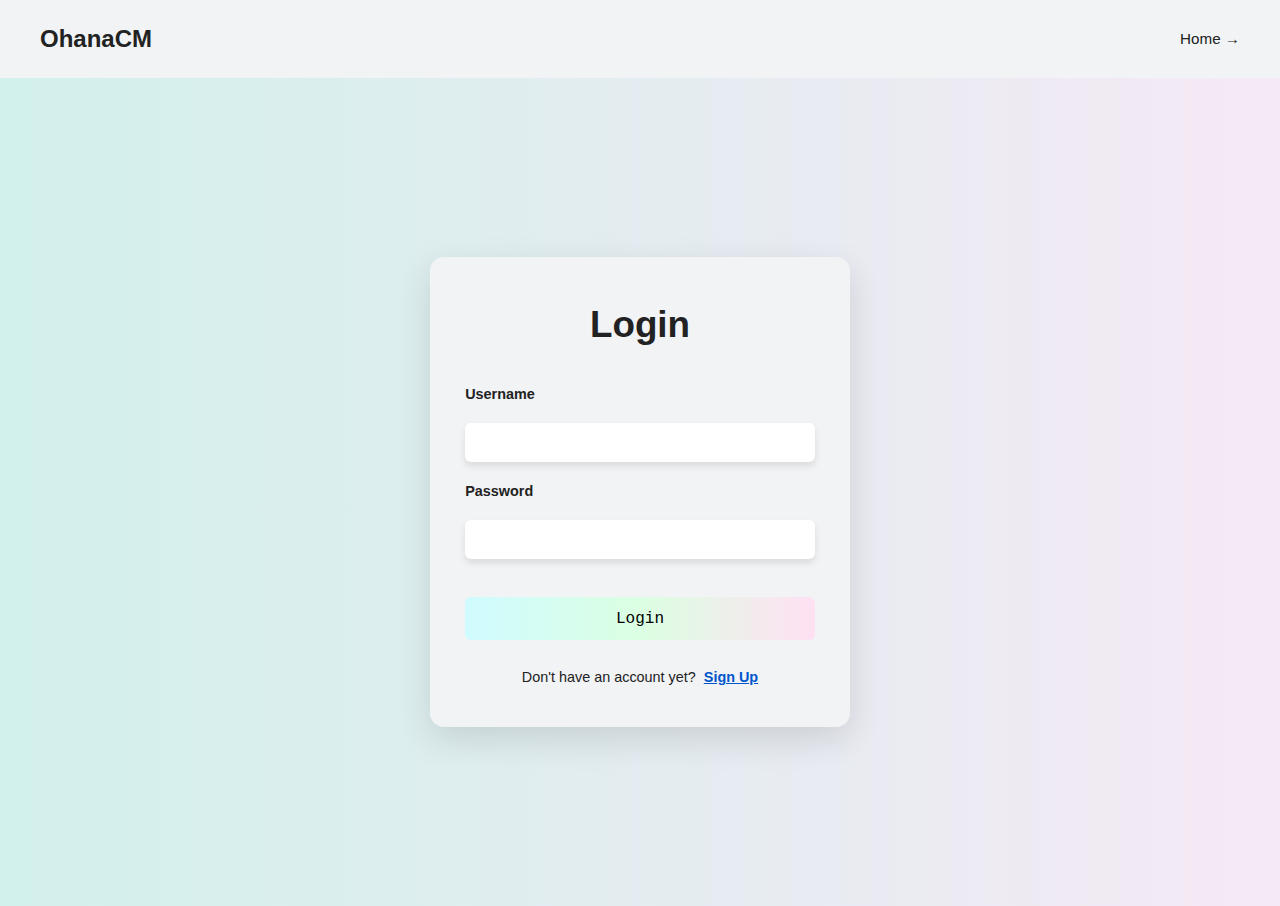
<file: contacts.html>
<!DOCTYPE html>
<html lang="en">
<head>
  <meta charset="UTF-8" />
  <meta name="viewport" content="width=device-width, initial-scale=1.0" />
  <title>Contacts — OhanaCM</title>
  <link rel="stylesheet" href="styles/main.css" />
</head>
<body>

<header class="header">
  <div class="container">
    <h1 class="logo">OhanaCM</h1>
    <a href="index.html" class="profile-link">Home →</a>
  </div>
</header>

<section class="contacts-container">
  <div class="contacts-card">

    <!-- HEADER & SEARCH ONLY -->
    <div class="contacts-header">
      <div>
        <h2 id="greetingText">Aloha</h2>
        <p>All Contacts</p>
      </div>
      <div class="actions">
        <input class="search-box" id="searchInput" placeholder="Search Contacts" oninput="searchContacts()"/>
        <button class="create-btn" onclick="openModal('newContactModal')">+ New</button>
      </div>
    </div>

    <!-- NO CONTACTS -->
    <div id="noContactsView" class="no-contacts-center">
      <p>No contacts yet</p>
      <button class="create-btn" onclick="openModal('newContactModal')">Create Contact +</button>
    </div>

    <!-- CONTACT TABLE -->
    <div id="tableView" class="contacts-table-container hidden"></div>

  </div>
</section>

<!-- ===================== NEW CONTACT MODAL ===================== -->

<div class="modal-overlay" id="newContactModal">
  <div class="modal-card new-modal">
    <button class="modal-close" onclick="closeModal('newContactModal')">✕</button>
    <h2 class="modal-title-large">New Contact</h2>

    <form id="newContactForm" class="modal-form-new">
      <div class="name-row">
        <div class="form-group-wide">
          <label>First Name</label>
          <input id="newFirstName" type="text" />
        </div>
        <div class="form-group-wide">
          <label>Last Name</label>
          <input id="newLastName" type="text" />
        </div>
      </div>

      <div class="form-group-full">
        <label>Address</label>
        <input id="newAddress" type="text" />
      </div>

      <div class="form-group-full">
        <label>Email</label>
        <input id="newEmail" type="email" />
      </div>

      <div class="form-group-full">
        <label>Phone</label>
        <input id="newPhone" type="tel" />
      </div>



      <button class="modal-submit create-btn-large">Create</button>
    </form>
  </div>
</div>

<!-- ===================== EDIT CONTACT MODAL ===================== -->

<div class="modal-overlay" id="editContactModal">
  <div class="modal-card new-modal">
    <button class="modal-close" onclick="closeModal('editContactModal')">✕</button>
    <h2 class="modal-title-large">Edit Contact</h2>

    <form id="editContactForm" class="modal-form-new">
      <div class="name-row">
        <div class="form-group-wide">
          <label>First Name</label>
          <input id="editFirstName" type="text" />
        </div>
        <div class="form-group-wide">
          <label>Last Name</label>
          <input id="editLastName" type="text" />
        </div>
      </div>

      <div class="form-group-full">
        <label>Address</label>
        <input id="editAddress" type="text" />
      </div>

      <div class="form-group-full">
        <label>Email</label>
        <input id="editEmail" type="email" />
      </div>

      <div class="form-group-full">
        <label>Phone</label>
        <input id="editPhone" type="tel" />
      </div>

      <div style="display:flex; gap:1rem; justify-content:flex-end;">
        <button class="modal-submit update-btn">Update</button>
        <button type="button" class="modal-delete" onclick="confirmDelete()">Delete</button>
      </div>
    </form>
  </div>
</div>

<!-- ===================== DELETE CONFIRM MODAL ===================== -->

<div class="modal-overlay" id="deleteConfirmModal">
  <div class="modal-card confirm-card">
    <p>Are you sure you want to delete this contact?</p>
    <div class="confirm-buttons">
      <button class="cancel-btn" onclick="closeModal('deleteConfirmModal')">Cancel</button>
      <button class="confirm-btn" onclick="deleteContact()">Delete</button>
    </div>
  </div>
</div>

<!-- ===================== SCRIPT ===================== -->

<script>
let contacts = []
let currentEditIndex = null

function openModal(id) {
  document.getElementById(id).style.display = "flex"
}
function closeModal(id) {
  document.getElementById(id).style.display = "none"
}

document.getElementById("newContactForm").addEventListener("submit", async function(e) {
  e.preventDefault();

  const user_id = Number(localStorage.getItem("user_id"));
  if (!user_id) {
    window.location.href = "login.html";
    return;
  }

  const payload = {
    user_id,
    first_name: document.getElementById("newFirstName").value.trim(),
    last_name: document.getElementById("newLastName").value.trim(),
    address: document.getElementById("newAddress").value.trim(),
    email: document.getElementById("newEmail").value.trim(),
    phone: document.getElementById("newPhone").value.trim()
  };

  try {
    const res = await fetch("/api/contacts.php", {
      method: "POST",
      headers: { "Content-Type": "application/json" },
      body: JSON.stringify(payload)
    });

    const data = await res.json().catch(() => null);

    if (!res.ok || (data && data.success === false)) {
      alert((data && (data.message || data.error)) || "Failed to create contact");
      return;
    }

    resetNewForm();
    closeModal("newContactModal");

    await loadContacts();
  } catch (err) {
    console.error(err);
    alert("Server error while creating contact.");
  }
});

function getInitials(first, last) {
  const f = (first || "").trim();
  const l = (last || "").trim();

  if (f && l) return (f[0] + l[0]).toUpperCase();
  if (f) return f.slice(0, 2).toUpperCase();
  if (l) return l.slice(0, 2).toUpperCase();
  return "??";
}

function capitalizeName(str) {
  return str
    .toLowerCase()
    .split(" ")
    .map(word => word.charAt(0).toUpperCase() + word.slice(1))
    .join(" ");
}

function formatPhone(phone) {
  const digits = phone.replace(/\D/g, "");

  if (digits.length === 10) {
    return `${digits.slice(0,3)}-${digits.slice(3,6)}-${digits.slice(6)}`;
  }

  return phone; // fallback if not 10 digits
}


function renderContacts() {
  if (contacts.length === 0) {
    document.getElementById("noContactsView").classList.remove("hidden");
    document.getElementById("tableView").classList.add("hidden");
    document.getElementById("tableView").innerHTML = "";
    return;
  }
  document.getElementById("noContactsView").classList.add("hidden")
  const container = document.getElementById("tableView")
  container.classList.remove("hidden")

  let html = `
    <table class="contacts-table">
      <thead>
        <tr>
          <th></th>
          <th></th>
          <th>Name</th>
          <th>Address</th>
          <th>Email</th>
          <th>Phone</th>
          <th>Date Created</th>
        </tr>
      </thead>
      <tbody>
  `

  contacts.forEach((c, i) => {
    const initials = getInitials(c.first, c.last);
    html += `
      <tr>
        <td><button class="edit-btn" onclick="openEdit(${i})">✎</button></td>
          <td><div class="avatar">${initials}</div></td>
          <td>${capitalizeName(c.first)} ${capitalizeName(c.last)}</td>
          <td>${capitalizeName(c.address)}</td>
          <td>${c.email}</td>
          <td>${formatPhone(c.phone)}</td>
          <td>${new Date().toLocaleDateString()}</td>
      </tr>
    `
  })

  html += `</tbody></table>`
  container.innerHTML = html
}

function openEdit(index) {
  currentEditIndex = index
  const c = contacts[index]
  document.getElementById("editFirstName").value = c.first
  document.getElementById("editLastName").value = c.last
  document.getElementById("editAddress").value = c.address
  document.getElementById("editEmail").value = c.email
  document.getElementById("editPhone").value = c.phone
  openModal("editContactModal")
}

document.querySelector(".update-btn").addEventListener("click", async function(e) {
  e.preventDefault();

  const user_id = getUserId();
  if (!user_id) {
    window.location.href = "login.html";
    return;
  }

  const c = contacts[currentEditIndex];
  if (!c || !c.id) {
    alert("Missing contact id.");
    return;
  }

  const payload = {
    user_id,
    id: Number(c.id),
    first_name: document.getElementById("editFirstName").value.trim(),
    last_name: document.getElementById("editLastName").value.trim(),
    address: document.getElementById("editAddress").value.trim(),
    email: document.getElementById("editEmail").value.trim(),
    phone: document.getElementById("editPhone").value.trim()
  };

  try {
    const res = await fetch("/api/contacts.php", {
      method: "PUT",
      headers: { "Content-Type": "application/json" },
      body: JSON.stringify(payload)
    });

    const data = await res.json().catch(() => null);

    if (!res.ok || (data && data.success === false)) {
      alert((data && (data.message || data.error)) || "Update failed");
      return;
    }

    closeModal("editContactModal");

    // keep current search filter after update
    const q = document.getElementById("searchInput").value;
    await loadContacts(q);
  } catch (err) {
    console.error(err);
    alert("Server error while updating contact.");
  }
});


function confirmDelete() {
  closeModal("editContactModal")
  openModal("deleteConfirmModal")
}

async function deleteContact() {
  const user_id = getUserId();
  if (!user_id) {
    window.location.href = "login.html";
    return;
  }

  const c = contacts[currentEditIndex];
  if (!c || !c.id) {
    alert("Missing contact id.");
    return;
  }

  try {
    const res = await fetch("/api/contacts.php", {
      method: "DELETE",
      headers: { "Content-Type": "application/json" },
      body: JSON.stringify({ user_id, id: Number(c.id) })
    });

    const data = await res.json().catch(() => null);

    if (!res.ok || (data && data.success === false)) {
      alert((data && (data.message || data.error)) || "Delete failed");
      return;
    }

    closeModal("deleteConfirmModal");

    const q = document.getElementById("searchInput").value;
    await loadContacts(q);
  } catch (err) {
    console.error(err);
    alert("Server error while deleting contact.");
  }
}


function resetNewForm() {
  document.getElementById("newContactForm").reset()
}

function getUserId() {
  const id = localStorage.getItem("user_id");
  return id ? Number(id) : null;
}

async function loadContacts(search = "") {
  const user_id = getUserId();

  if (!user_id) {
    window.location.href = "login.html";
    return;
  }

  const url = new URL("/api/contacts.php", window.location.origin);
  url.searchParams.set("user_id", user_id);
  if (search.trim() !== "") url.searchParams.set("search", search.trim());

  const res = await fetch(url.toString(), { method: "GET" });
  const data = await res.json();

  if (!data.success) {
    contacts = [];
    renderContacts();
    return;
  }

  contacts = (data.results || []).map(c => ({
    id: c.id,
    first: c.first_name || "",
    last: c.last_name || "",
    address: c.address || "",
    email: c.email || "",
    phone: c.phone || ""
  }));

  renderContacts();
}

let searchTimer = null;
function searchContacts() {
  clearTimeout(searchTimer);
  const q = document.getElementById("searchInput").value;
  searchTimer = setTimeout(() => loadContacts(q), 250);
}

loadContacts();

const firstName = localStorage.getItem("first_name");
if (firstName) {
  document.getElementById("greetingText").textContent = "Aloha, " + capitalizeName(firstName);
}
</script>

</body>
</html>
</file>
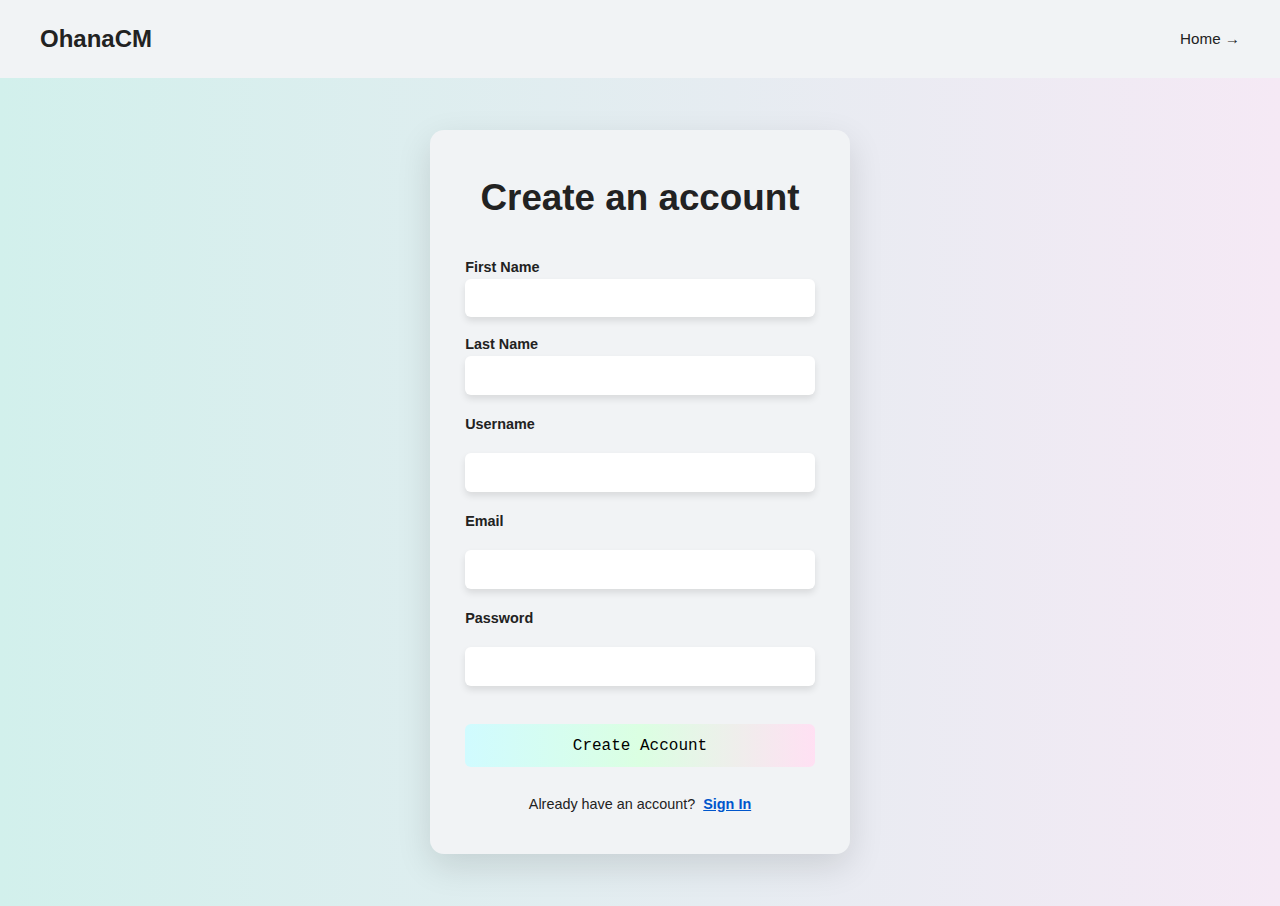
<file: create-account.html>
<!DOCTYPE html>
<html lang="en">
<head>
  <meta charset="UTF-8" />
  <meta name="viewport" content="width=device-width, initial-scale=1.0"/>
  <title>Create Account | OhanaCM</title>
  <link rel="stylesheet" href="styles/main.css" />
</head>
<body>
  <header class="header">
    <div class="container">
      <h1 class="logo">OhanaCM</h1>
      <a href="index.html" class="profile-link">Home →</a>
    </div>
  </header>

  <main class="login-main">
    <section class="login-wrapper">
      <div class="login-card">
        <h2>Create an account</h2>
        <form class="login-form">
          <div class="name-fields">
            <div class="form-group">
              <label for="firstName">First Name</label>
              <input type="text" id="firstName" required />
            </div>
            <div class="form-group">
              <label for="lastName">Last Name</label>
              <input type="text" id="lastName" required />
            </div>
          </div>

          <label for="username">Username</label>
          <input type="text" id="username" required />

          <label for="email">Email</label>
          <input type="email" id="email" required />

          <label for="password">Password</label>
          <input type="password" id="password" required />

          <button type="submit" class="login-btn">Create Account</button>
        </form>
        <p class="signup-text">
          Already have an account?
          <a href="login.html">Sign In</a>
        </p>
      </div>
    </section>
  </main>
  <script src="js/auth.js?v=3"></script>
</body>
</html>
</file>
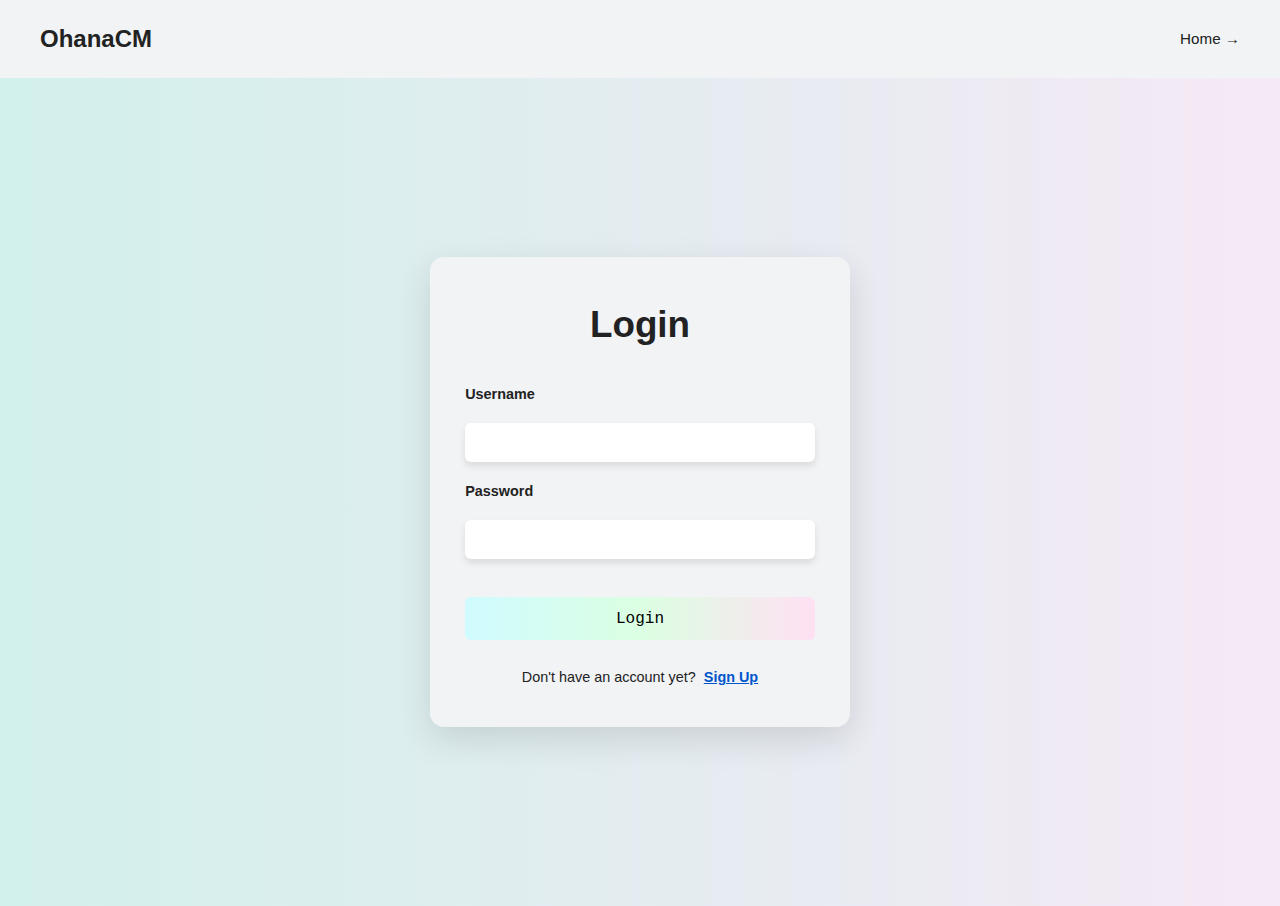
<file: login.html>
<!DOCTYPE html>
<html lang="en">
<head>
  <meta charset="UTF-8" />
  <meta name="viewport" content="width=device-width, initial-scale=1.0"/>
  <title>Login | OhanaCM</title>
  <link rel="stylesheet" href="styles/main.css" />
</head>
<body>
  <header class="header">
    <div class="container">
      <h1 class="logo">OhanaCM</h1>
      <a href="index.html" class="profile-link">Home →</a>
    </div>
  </header>

  <main class="login-main">
    <section class="login-wrapper">
      <div class="login-card">
        <h2>Login</h2>
        <form class="login-form">
          <label for="username">Username</label>
          <input type="text" id="username" required>

          <label for="password">Password</label>
          <input type="password" id="password" required>

          <button type="submit" class="login-btn">Login</button>
        </form>
        <p class="signup-text">
          Don't have an account yet?
          <a href="create-account.html">Sign Up</a>
        </p>
      </div>
    </section>
  </main>
  <script src="js/auth.js"></script>
</body>
</html>
</file>
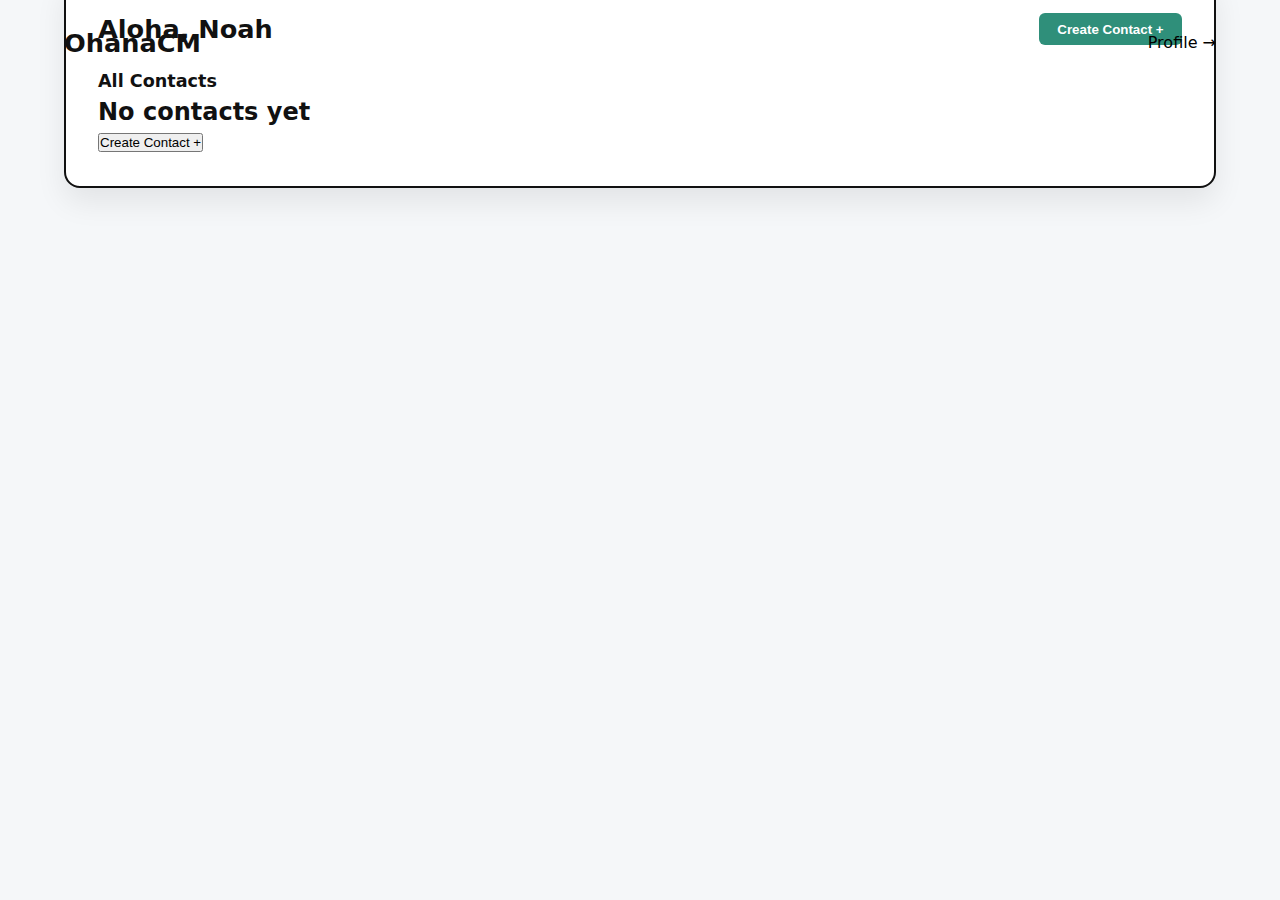
<file: ohanaCM/contacts-empty.html>
<!DOCTYPE html>
<html lang="en">
<head>
  <meta charset="UTF-8" />
  <meta name="viewport" content="width=device-width, initial-scale=1.0"/>
  <title>No Contacts – OhanaCM</title>

  <link rel="stylesheet" href="css/main.css" />
</head>
<body>

<header class="nav">
  <div class="container nav-inner">
    <div class="logo">OhanaCM</div>
    <a href="#" class="profile-link">Profile →</a>
  </div>
</header>

<main class="container">

  <section class="contacts-card">

    <div class="contacts-header">
      <h2>Aloha, Noah</h2>
      <button class="create-contact">Create Contact +</button>
    </div>

    <h3>All Contacts</h3>

    <div class="empty-state">
      <h2>No contacts yet</h2>
      <button>Create Contact +</button>
    </div>

  </section>

</main>

</body>
</html>
</file>
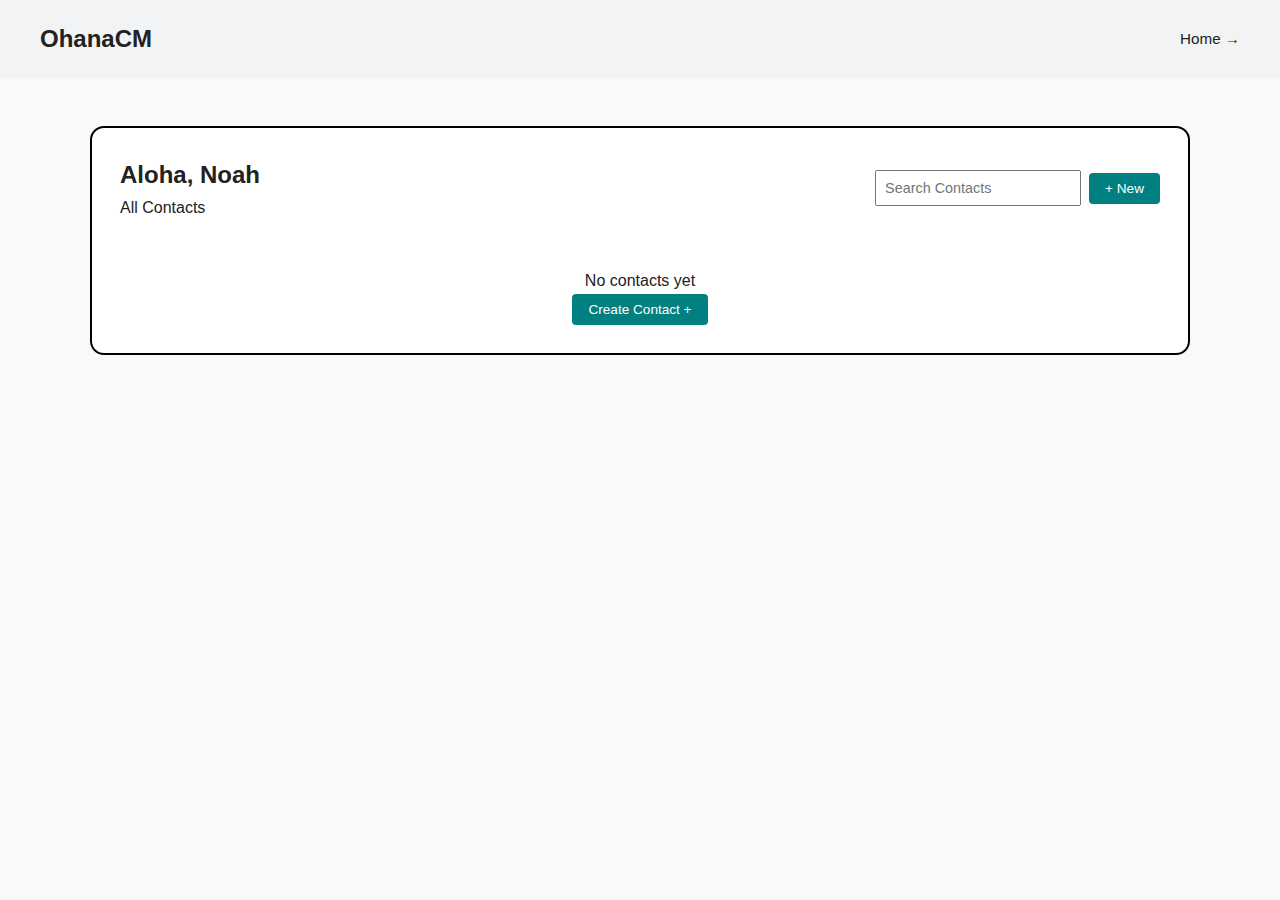
<file: ohanaCM/contacts.html>
<!DOCTYPE html>
<html lang="en">
<head>
  <meta charset="UTF-8" />
  <meta name="viewport" content="width=device-width, initial-scale=1.0" />
  <title>Contacts — OhanaCM</title>
  <link rel="stylesheet" href="styles/main.css" />
</head>
<body>

<header class="header">
  <div class="container">
    <h1 class="logo">OhanaCM</h1>
    <a href="index.html" class="profile-link">Home →</a>
  </div>
</header>

<section class="contacts-container">
  <div class="contacts-card">

    <!-- HEADER & SEARCH ONLY -->
    <div class="contacts-header">
      <div>
        <h2>Aloha, Noah</h2>
        <p>All Contacts</p>
      </div>
      <div class="actions">
        <input class="search-box" id="searchInput" placeholder="Search Contacts" oninput="filterContacts()" />
        <button class="create-btn" onclick="openModal('newContactModal')">+ New</button>
      </div>
    </div>

    <!-- NO CONTACTS -->
    <div id="noContactsView" class="no-contacts-center">
      <p>No contacts yet</p>
      <button class="create-btn" onclick="openModal('newContactModal')">Create Contact +</button>
    </div>

    <!-- CONTACT TABLE -->
    <div id="tableView" class="contacts-table-container hidden"></div>

  </div>
</section>

<!-- ===================== NEW CONTACT MODAL ===================== -->

<div class="modal-overlay" id="newContactModal">
  <div class="modal-card new-modal">
    <button class="modal-close" onclick="closeModal('newContactModal')">✕</button>
    <h2 class="modal-title-large">New Contact</h2>

    <form id="newContactForm" class="modal-form-new">
      <div class="name-row">
        <div class="form-group-wide">
          <label>First Name</label>
          <input id="newFirstName" type="text" />
        </div>
        <div class="form-group-wide">
          <label>Last Name</label>
          <input id="newLastName" type="text" />
        </div>
      </div>

      <div class="form-group-full">
        <label>Address</label>
        <input id="newAddress" type="text" />
      </div>

      <div class="form-group-full">
        <label>Email</label>
        <input id="newEmail" type="email" />
      </div>

      <div class="form-group-full">
        <label>Phone</label>
        <input id="newPhone" type="tel" />
      </div>



      <button class="modal-submit create-btn-large">Create</button>
    </form>
  </div>
</div>

<!-- ===================== EDIT CONTACT MODAL ===================== -->

<div class="modal-overlay" id="editContactModal">
  <div class="modal-card new-modal">
    <button class="modal-close" onclick="closeModal('editContactModal')">✕</button>
    <h2 class="modal-title-large">Edit Contact</h2>

    <form id="editContactForm" class="modal-form-new">
      <div class="name-row">
        <div class="form-group-wide">
          <label>First Name</label>
          <input id="editFirstName" type="text" />
        </div>
        <div class="form-group-wide">
          <label>Last Name</label>
          <input id="editLastName" type="text" />
        </div>
      </div>

      <div class="form-group-full">
        <label>Address</label>
        <input id="editAddress" type="text" />
      </div>

      <div class="form-group-full">
        <label>Email</label>
        <input id="editEmail" type="email" />
      </div>

      <div class="form-group-full">
        <label>Phone</label>
        <input id="editPhone" type="tel" />
      </div>

      <div style="display:flex; gap:1rem; justify-content:flex-end;">
        <button class="modal-submit update-btn">Update</button>
        <button type="button" class="modal-delete" onclick="confirmDelete()">Delete</button>
      </div>
    </form>
  </div>
</div>

<!-- ===================== DELETE CONFIRM MODAL ===================== -->

<div class="modal-overlay" id="deleteConfirmModal">
  <div class="modal-card confirm-card">
    <p>Are you sure you want to delete this contact?</p>
    <div class="confirm-buttons">
      <button class="cancel-btn" onclick="closeModal('deleteConfirmModal')">Cancel</button>
      <button class="confirm-btn" onclick="deleteContact()">Delete</button>
    </div>
  </div>
</div>

<!-- ===================== SCRIPT ===================== -->

<script>
let contacts = []
let currentEditIndex = null

function openModal(id) {
  document.getElementById(id).style.display = "flex"
}
function closeModal(id) {
  document.getElementById(id).style.display = "none"
}

document.getElementById("newContactForm").addEventListener("submit", function(e) {
  e.preventDefault()
  contacts.push({
    first: document.getElementById("newFirstName").value,
    last: document.getElementById("newLastName").value,
    address: document.getElementById("newAddress").value,
    email: document.getElementById("newEmail").value,
    phone: document.getElementById("newPhone").value
  })
  resetNewForm()
  renderContacts()
  closeModal("newContactModal")
})

function getInitials(first, last) {
  const f = (first || "").trim();
  const l = (last || "").trim();

  if (f && l) return (f[0] + l[0]).toUpperCase();
  if (f) return f.slice(0, 2).toUpperCase();
  if (l) return l.slice(0, 2).toUpperCase();
  return "??";
}


function renderContacts() {
  if (contacts.length === 0) {
    document.getElementById("noContactsView").classList.remove("hidden");
    document.getElementById("tableView").classList.add("hidden");
    document.getElementById("tableView").innerHTML = "";
    return;
  }
  document.getElementById("noContactsView").classList.add("hidden")
  const container = document.getElementById("tableView")
  container.classList.remove("hidden")

  let html = `
    <table class="contacts-table">
      <thead>
        <tr>
          <th></th>
          <th></th>
          <th>Name</th>
          <th>Address</th>
          <th>Email</th>
          <th>Phone</th>
          <th>Date Created</th>
        </tr>
      </thead>
      <tbody>
  `

  contacts.forEach((c, i) => {
    const initials = getInitials(c.first, c.last);
    html += `
      <tr>
        <td><button class="edit-btn" onclick="openEdit(${i})">✎</button></td>
        <td><div class="avatar">${initials}</div></td>
        <td>${c.first} ${c.last}</td>
        <td>${c.address}</td>
        <td>${c.email}</td>
        <td>${c.phone}</td>
        <td>${new Date().toLocaleDateString()}</td>
      </tr>
    `
  })

  html += `</tbody></table>`
  container.innerHTML = html
}

function openEdit(index) {
  currentEditIndex = index
  const c = contacts[index]
  document.getElementById("editFirstName").value = c.first
  document.getElementById("editLastName").value = c.last
  document.getElementById("editAddress").value = c.address
  document.getElementById("editEmail").value = c.email
  document.getElementById("editPhone").value = c.phone
  openModal("editContactModal")
}

document.querySelector(".update-btn").addEventListener("click", function(e) {
  e.preventDefault()
  const c = contacts[currentEditIndex]
  c.first = document.getElementById("editFirstName").value
  c.last = document.getElementById("editLastName").value
  c.address = document.getElementById("editAddress").value
  c.email = document.getElementById("editEmail").value
  c.phone = document.getElementById("editPhone").value
  renderContacts()
  closeModal("editContactModal")
})

function confirmDelete() {
  closeModal("editContactModal")
  openModal("deleteConfirmModal")
}

function deleteContact() {
  contacts.splice(currentEditIndex, 1)
  renderContacts()
  closeModal("deleteConfirmModal")
}

function resetNewForm() {
  document.getElementById("newContactForm").reset()
}

function filterContacts() {
  const q = document.getElementById("searchInput").value.toLowerCase()
  renderContacts()
  document.querySelectorAll("#tableView tbody tr").forEach(row => {
    const text = row.textContent.toLowerCase()
    row.style.display = text.includes(q) ? "" : "none"
  })
}
renderContacts();
</script>

</body>
</html>
</file>
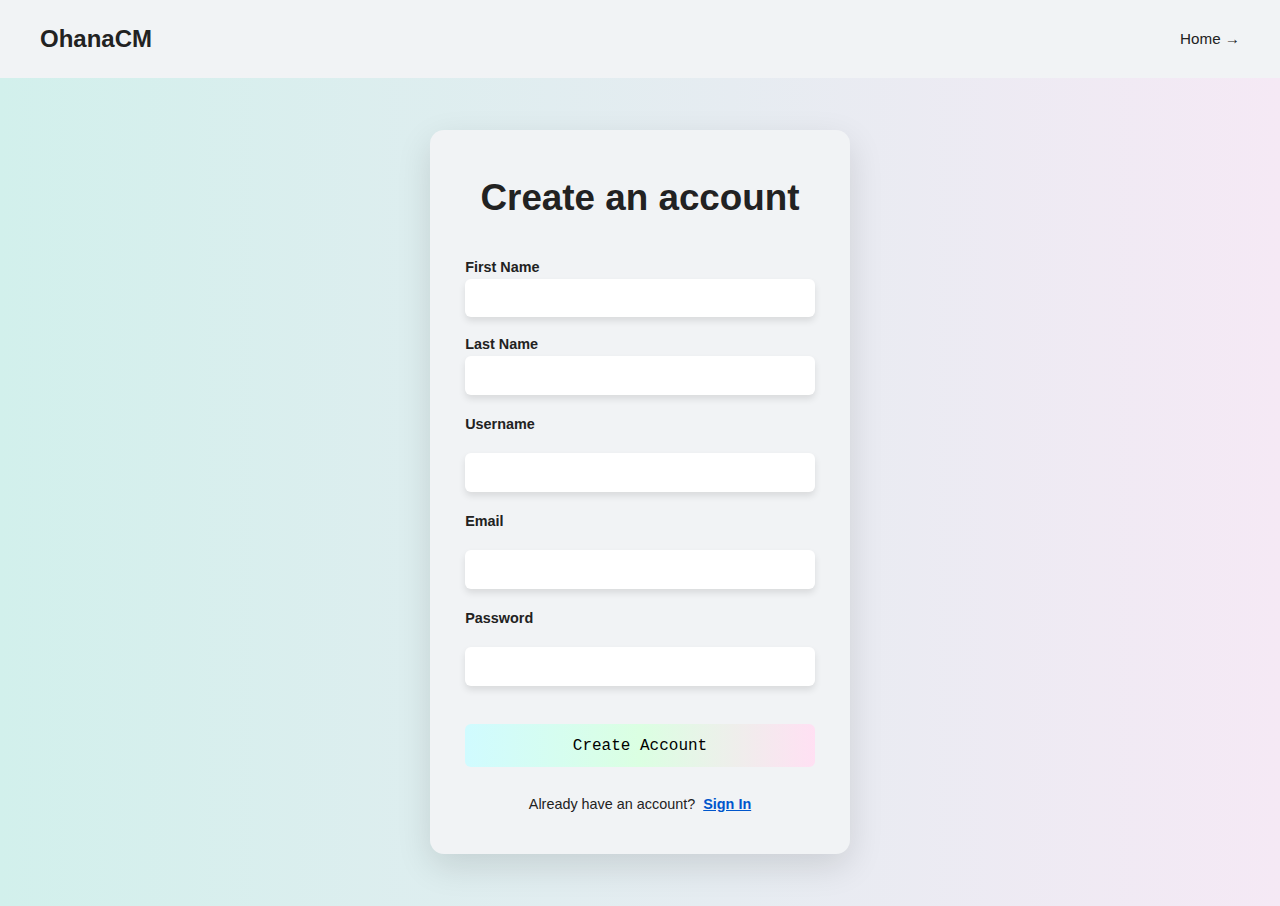
<file: ohanaCM/create-account.html>
<!DOCTYPE html>
<html lang="en">
<head>
  <meta charset="UTF-8" />
  <meta name="viewport" content="width=device-width, initial-scale=1.0"/>
  <title>Create Account | OhanaCM</title>
  <link rel="stylesheet" href="styles/main.css" />
</head>
<body>
  <header class="header">
    <div class="container">
      <h1 class="logo">OhanaCM</h1>
      <a href="index.html" class="profile-link">Home →</a>
    </div>
  </header>

  <main class="login-main">
    <section class="login-wrapper">
      <div class="login-card">
        <h2>Create an account</h2>
        <form class="login-form">
          <div class="name-fields">
            <div class="form-group">
              <label for="firstName">First Name</label>
              <input type="text" id="firstName" required />
            </div>
            <div class="form-group">
              <label for="lastName">Last Name</label>
              <input type="text" id="lastName" required />
            </div>
          </div>

          <label for="username">Username</label>
          <input type="text" id="username" required />

          <label for="email">Email</label>
          <input type="email" id="email" required />

          <label for="password">Password</label>
          <input type="password" id="password" required />

          <button type="submit" class="login-btn">Create Account</button>
        </form>
        <p class="signup-text">
          Already have an account?
          <a href="login.html">Sign In</a>
        </p>
      </div>
    </section>
  </main>
</body>
</html>
</file>
<file: ohanaCM/css/main.css>
:root {
  --primary: #2f8f7a;
  --primary-dark: #237a67;
  --bg: #f5f7f9;
  --text: #111;
  --muted: #666;

  --card-radius: 16px;

  --gradient: linear-gradient(
    90deg,
    #d8fff3,
    #e7ffd6,
    #f7e6ec
  );
}

/* RESET */
* {
  margin: 0;
  padding: 0;
  box-sizing: border-box;
}

body {
  font-family: system-ui, -apple-system, BlinkMacSystemFont,
               "Segoe UI", Roboto, Helvetica, Arial, sans-serif;
  background: var(--bg);
  color: var(--text);
  line-height: 1.5;
}

/* LAYOUT */
.container {
  max-width: 1200px;
  margin: 0 auto;
  padding: 1.5rem;
}

/* NAV */
.nav {
  position: absolute;
  top: 0;
  width: 100%;
  z-index: 10;
}

.nav-inner {
  display: flex;
  justify-content: space-between;
  align-items: center;
}

.logo {
  font-size: 1.6rem;
  font-weight: 700;
}

.profile-link {
  text-decoration: none;
  color: #000;
  font-weight: 500;
}

/* HERO */
.hero {
  background: var(--gradient);
  padding: 7.5rem 0 6.5rem;
}

.hero-content {
  text-align: center;
}

.hero h1 {
  font-family: "Playfair Display", serif;
  font-size: clamp(2.5rem, 5vw, 3.6rem);
  line-height: 1.15;
  margin-bottom: 1rem;
  letter-spacing: -0.02em;
}

.hero h1 span {
  font-weight: 800;
}

.hero p {
  color: var(--muted);
  max-width: 520px;
  margin: 0 auto 2rem;
}

/* CTA BUTTONS */
.cta-buttons {
  display: flex;
  justify-content: center;
  gap: 1.1rem;
  margin-top: 1.5rem;
}

.btn {
  display: inline-block;
  background: #000;
  color: white;
  padding: 0.7rem 1.6rem;
  text-decoration: none;
  border-radius: 6px;
  font-weight: 600;
  transition: transform 0.15s ease, opacity 0.15s ease;
}

.btn:hover {
  opacity: 0.85;
  transform: translateY(-1px);
}

.btn.primary {
  background: #111;
}

/* CONTACT CARD */
.contacts-card {
  background: white;
  border-radius: var(--card-radius);
  padding: 2rem;
  margin-top: -3rem;
  border: 2px solid #111;
  box-shadow: 0 14px 30px rgba(0,0,0,0.08);
}

.contacts-header {
  display: flex;
  justify-content: space-between;
  align-items: center;
}

.contacts-header h2 {
  font-size: 1.6rem;
}

/* CREATE BUTTON */
.create-contact {
  background: var(--primary);
  color: white;
  border: none;
  padding: 0.55rem 1.15rem;
  border-radius: 6px;
  font-weight: 600;
  cursor: pointer;
  transition: background 0.15s ease;
}

.create-contact:hover {
  background: var(--primary-dark);
}

/* TABLE */
.table-wrapper {
  margin-top: 1rem;
  overflow-x: auto;
}

table {
  width: 100%;
  border-collapse: collapse;
}

thead th {
  background: #0c78b6;
  color: white;
  text-align: left;
  padding: 0.65rem;
  font-size: 0.85rem;
}

tbody td {
  padding: 0.65rem;
  border-bottom: 1px solid #eee;
  vertical-align: middle;
}

tbody tr:hover {
  background: #fafafa;
}

td img {
  width: 42px;
  height: 42px;
  border-radius: 50%;
  object-fit: cover;
}

/* SUBHEAD */
h3 {
  margin-top: 1.2rem;
  font-size: 1.1rem;
}

/* RESPONSIVE */

@media (max-width: 900px) {

  .contacts-header {
    flex-direction: column;
    align-items: flex-start;
    gap: 1rem;
  }

  .cta-buttons {
    flex-direction: column;
  }

}

@media (max-width: 600px) {

  .hero {
    padding: 5.5rem 0 4.5rem;
  }

  .hero h1 {
    font-size: 2rem;
  }

  .cta-buttons {
    gap: 1.2rem;
  }

  /* AUTH (LOGIN / REGISTER) */

.login-container {
  display: flex;
  justify-content: center;
  align-items: center;
  min-height: 70vh;
}

.auth-card {
  background: #f9fafb;
  padding: 3rem 2.5rem;
  border-radius: 18px;
  width: 100%;
  max-width: 420px;
  border: 2px solid #111;
  box-shadow: 0 18px 40px rgba(0,0,0,0.12);
  text-align: center;
}

.auth-card h1 {
  font-family: "Playfair Display", serif;
  font-size: 2.4rem;
  margin-bottom: 2rem;
}

.form-group {
  text-align: left;
  margin-bottom: 1.4rem;
}

.form-group label {
  display: block;
  font-weight: 600;
  margin-bottom: 0.4rem;
}

.form-group input {
  width: 100%;
  padding: 0.7rem 0.8rem;
  border-radius: 6px;
  border: 1px solid #ddd;
  font-size: 0.95rem;
  background: white;
  box-shadow: inset 0 1px 3px rgba(0,0,0,0.05);
}

.auth-btn {
  margin-top: 1.4rem;
  width: 100%;
  padding: 0.8rem;
  border: none;
  border-radius: 8px;
  font-weight: 600;
  font-size: 1rem;
  cursor: pointer;

  background: linear-gradient(
    90deg,
    #d8fff3,
    #e7ffd6,
    #f7e6ec
  );
}

.auth-footer {
  margin-top: 2rem;
  font-size: 0.9rem;
}

.auth-footer a {
  color: #1a73e8;
  text-decoration: none;
  font-weight: 600;
}

/* Mobile tweak */
@media (max-width: 600px) {
  .auth-card {
    padding: 2.2rem 1.8rem;
  }
}


}
</file>
<file: styles/main.css>
/* -------------------- RESET + BASE -------------------- */
* {
  margin: 0;
  padding: 0;
  box-sizing: border-box;
}


body {
  font-family: 'Segoe UI', sans-serif;
  background-color: #f8f9fa;
  color: #222;
  line-height: 1.6;
}

a {
  text-decoration: none;
  color: inherit;
}

img {
  width: 40px;
  height: 40px;
  border-radius: 50%;
}

.hidden {
  display: none !important;
}

/* -------------------- HEADER -------------------- */
.header {
  background: #f1f3f5;
  padding: 1.25rem 2rem;
}

.container {
  max-width: 1200px;
  margin: 0 auto;
  display: flex;
  justify-content: space-between;
  align-items: center;
}

.logo {
  font-weight: 700;
  font-size: 1.5rem;
}

.profile-link {
  font-size: 0.95rem;
  font-weight: 500;
}

/* -------------------- HERO -------------------- */
.hero {
  text-align: center;
  padding: 4rem 1rem;
  background: linear-gradient(to right, #d2f0ec, #f5e9f5);
}

.hero h2 {
  font-size: 2.75rem;
  font-weight: 600;
  margin-bottom: 1rem;
}

.hero .highlight {
  font-weight: 800;
  display: block;
}

.subtext {
  margin-bottom: 1.75rem;
  color: #555;
}

.cta-buttons {
  display: flex;
  flex-direction: row;
  justify-content: center;
  gap: 1rem;
}

.btn {
  background-color: #000;
  color: #fff;
  padding: 0.75rem 1.4rem;
  font-family: monospace;
  font-size: 1rem;
  border: none;
  border-radius: 6px;
  cursor: pointer;
  transition: background 0.25s ease;
}

.btn:hover {
  background-color: #333;
}

/* -------------------- CONTACTS SECTION -------------------- */
.contacts-container {
  padding: 3rem 2rem;
}

.contacts-card {
  background-color: white;
  border: 2px solid #000;
  border-radius: 14px;
  padding: 1.75rem;
  max-width: 1100px;
  margin: auto;
  overflow-x: auto;
}

.contacts-header {
  display: flex;
  justify-content: space-between;
  align-items: center;
  flex-wrap: wrap;
  margin-bottom: 1rem;
}

.contacts-header h4 {
  margin-bottom: 0.5rem;
}

.actions {
  display: flex;
  align-items: center;
  gap: 0.5rem;
}

.search-box {
  padding: 0.5rem;
  font-size: 0.9rem;
}

.create-btn {
  padding: 0.5rem 1rem;
  background-color: teal;
  color: white;
  border: none;
  font-size: 0.85rem;
  cursor: pointer;
  border-radius: 4px;
}

.contacts-table {
  width: 100%;
  border-collapse: collapse;
  margin-top: 0.75rem;
  border-radius: 10px;
  overflow: hidden;
}

.contacts-table th {
  background-color: #0074a6;
  color: white;
  font-weight: 600;
  padding: 0.75rem;
  text-align: left;
}

.contacts-table td {
  padding: 0.75rem;
  border-bottom: 1px solid #eee;
}

.add-btn {
  margin-top: 1.25rem;
  background-color: #0074a6;
  color: white;
  font-size: 1.25rem;
  padding: 0.5rem 1rem;
  border: none;
  border-radius: 50%;
  display: block;
  margin-left: auto;
  margin-right: auto;
  cursor: pointer;
}

/* -------------------- RESPONSIVE TABLE vs CARDS -------------------- */
@media (min-width: 768px) {
  #cardView {
    display: none;
  }
}

@media (max-width: 767px) {
  .contacts-table {
    display: none;
  }
}

.contacts-card-list {
  display: flex;
  flex-direction: column;
  gap: 1rem;
  margin-top: 1rem;
}

.contact-card-item {
  background: #fff;
  border-radius: 8px;
  padding: 1rem;
  display: flex;
  align-items: center;
  gap: 1rem;
}

.card-pic {
  width: 56px;
  height: 56px;
  border-radius: 50%;
}

.card-info {
  flex: 1;
}

.card-name {
  font-weight: 600;
  margin-bottom: 0.25rem;
}

.card-date {
  font-size: 0.85rem;
  color: #666;
}

/* -------------------- NO CONTACTS -------------------- */
.no-contacts-center {
  text-align: center;
  margin-top: 3rem;
}

/* -------------------- MODALS -------------------- */
.modal-overlay {
  position: fixed;
  top: 0;
  left: 0;
  width: 100vw;
  height: 100vh;
  background: rgba(0,0,0,0.6);
  display: none;
  justify-content: center;
  align-items: center;
  z-index: 999;
}

.modal-card {
  background: #f8f9fa;
  padding: 2rem;
  border-radius: 12px;
  width: 100%;
  max-width: 480px;
  box-shadow: 0 10px 25px rgba(0,0,0,0.15);
  position: relative;
}

.modal-close {
  position: absolute;
  top: 12px;
  right: 14px;
  background: transparent;
  border: none;
  font-size: 1.25rem;
  cursor: pointer;
}

.modal-submit, .modal-delete {
  margin-top: 1.2rem;
  padding: 0.6rem 1.2rem;
  border: none;
  border-radius: 6px;
  font-weight: bold;
  font-family: monospace;
  cursor: pointer;
}

.modal-submit {
  background-color: teal;
  color: white;
}

.modal-delete {
  background-color: #e26060;
  color: white;
  margin-left: 1rem;
}

/* -------------------- DELETE CONFIRM -------------------- */
.confirm-card {
  text-align: center;
  max-width: 380px;
}

.confirm-buttons {
  display: flex;
  justify-content: center;
  gap: 1rem;
  margin-top: 1.5rem;
}

.cancel-btn {
  background: transparent;
  border: 2px solid #222;
  padding: 0.5rem 1.25rem;
  cursor: pointer;
  font-weight: bold;
}

.confirm-btn {
  background-color: #e26060;
  color: white;
  border: none;
  padding: 0.5rem 1.25rem;
  cursor: pointer;
  font-weight: bold;
}

/* -------------------- LOGIN PAGE -------------------- */
.login-main {
  min-height: calc(100vh - 72px);
  background: linear-gradient(to right, #d2f0ec, #f5e9f5);
  display: flex;
  align-items: center;
  justify-content: center;
  padding: 3rem 1rem;
}

.login-wrapper {
  width: 100%;
  max-width: 420px;
}

.login-card {
  background-color: #f1f3f5;
  border-radius: 14px;
  padding: 2.4rem 2.2rem;
  box-shadow: 0 12px 35px rgba(0, 0, 0, 0.12);
  text-align: center;
}

.login-card h2 {
  font-size: 2.3rem;
  font-weight: 800;
  margin-bottom: 1.75rem;
}

.login-form {
  display: flex;
  flex-direction: column;
  gap: 1.1rem;
  text-align: left;
}

.login-form label {
  font-weight: 600;
  font-size: 0.9rem;
}

.login-form input {
  padding: 0.65rem 0.7rem;
  font-size: 1rem;
  border: none;
  border-radius: 6px;
  box-shadow: 0 4px 7px rgba(0,0,0,0.1);
  outline: none;
}

.login-btn {
  margin-top: 1.25rem;
  background: linear-gradient(to right, #d0fbff, #dbffe2, #ffe0f3);
  border: none;
  padding: 0.8rem;
  font-size: 1rem;
  font-family: monospace;
  border-radius: 6px;
  cursor: pointer;
  transition: transform 0.15s ease, box-shadow 0.15s ease;
}

.login-btn:hover {
  transform: translateY(-2px);
  box-shadow: 0 6px 16px rgba(0,0,0,0.12);
}

.signup-text {
  margin-top: 1.6rem;
  font-size: 0.9rem;
}

.signup-text a {
  color: #0056cc;
  text-decoration: underline;
  font-weight: 600;
  margin-left: 0.25rem;
}

/* -------------------- CREATE ACCOUNT FORM -------------------- */
.name-fields {
  display: flex;
  gap: 1rem;
  flex-wrap: wrap;
}

.name-fields .form-group {
  flex: 1 1 47%;
  display: flex;
  flex-direction: column;
}

@media (max-width: 768px) {
  .cta-buttons {
    flex-direction: column;
  }

  .contacts-header {
    flex-direction: column;
    align-items: flex-start;
    gap: 0.75rem;
  }

  .contacts-container {
    padding: 2rem 1rem;
  }
}

@media (max-width: 480px) {
  
 


  .hero h2 {
    font-size: 1.9rem;
  }

  .profile-link {
    display: none;
  }

  .login-card {
    padding: 1.8rem 1.4rem;
  }

  .login-card h2 {
    font-size: 1.7rem;
  }

  .login-form input {
    font-size: 0.95rem;
  }

  .name-fields {
    flex-direction: column;
  }

  .name-fields .form-group {
    width: 100%;
  }
}

/* -------------------- NEW CONTACT (DESIGN MATCH) -------------------- */

.modal-card.new-modal {
  padding: 2.8rem;
  max-width: 640px;
}

.modal-title-large {
  font-size: 2rem;
  font-weight: 700;
  color: teal;
  text-align: center;
  margin-bottom: 1.8rem;
}

/* Form Layout */
.modal-form-new {
  display: flex;
  flex-direction: column;
  gap: 1.3rem;
}

/* Row for First + Last */
.name-row {
  display: flex;
  gap: 1rem;
  flex-wrap: wrap;
}

/* Inputs */
.modal-form-new input[type="text"],
.modal-form-new input[type="email"],
.modal-form-new input[type="tel"] {
  width: 100%;
  padding: 0.85rem 0.9rem;
  border-radius: 6px;
  border: 1px solid #ccc;
  background: #efeff1;
  font-size: 1rem;
}

/* Full width groups */
.form-group-full {
  width: 100%;
}

/* Wider grouping */
.form-group-wide {
  flex: 1 1 48%;
}

/* Photo Upload */
.photo-upload-group {
  display: flex;
  flex-direction: column;
  gap: .6rem;
}

.photo-btn {
  background-color: #f46d6d;
  color: white;
  padding: 0.75rem 1.2rem;
  border: none;
  font-size: 1rem;
  cursor: pointer;
  border-radius: 6px;
  font-weight: 600;
  width: fit-content;
}

.photo-text {
  font-size: 0.9rem;
  color: #444;
}

/* Big Create Button */
.create-btn-large {
  background-color: teal;
  color: white;
  padding: 0.85rem;
  border-radius: 6px;
  font-size: 1rem;
  font-weight: 700;
  margin-top: 1rem;
  width: 150px;
  align-self: flex-end;
}

@media (max-width: 600px) {
  .name-row {
    flex-direction: column;
  }
}

.avatar{
  width: 34px;
  height: 34px;
  border-radius: 50%;
  display: inline-flex;
  align-items: center;
  justify-content: center;
  font-weight: 700;
  font-size: 12px;
  border: 1px solid #ddd;
  background: #f3f4f6;
  user-select: none;
}

/* ================= MOBILE CONTACT LIST ================= */

.contacts-card-list {
  display: none;
}

.contact-card-item {
  background: #fff;
  padding: 1rem;
  border-bottom: 1px solid #eee;
  display: flex;
  align-items: center;
  gap: 1rem;
  cursor: pointer;
}

.contact-card-item:hover {
  background: #f7f7f7;
}

.card-info {
  flex: 1;
}

.card-name {
  font-weight: 600;
  font-size: 1rem;
}

.card-date {
  font-size: 0.85rem;
  color: #666;
}

/* Responsive Switch */
@media (max-width: 768px) {
  #tableView {
    display: none !important;
  }

  #cardView {
    display: block !important;
  }
}
/* ================= MOBILE CONTACT CARDS ================= */

.contacts-card-list {
  display: none;
  flex-direction: column;
  gap: 0.75rem;
  margin-top: 1rem;
}

.contact-card-item {
  background: #fff;
  border: 1px solid #eee;
  border-radius: 12px;
  padding: 0.9rem;
  display: flex;
  align-items: flex-start;
  gap: 0.9rem;
  cursor: pointer;
}

.card-info {
  flex: 1;
}

.card-name {
  font-weight: 700;
  margin-bottom: 0.25rem;
}

.card-line {
  font-size: 0.9rem;
  color: #444;
}

/* Responsive switch */
@media (max-width: 768px) {
  #tableView {
    display: none !important;
  }

  #cardView {
    display: flex !important;
  }
}
</file>
<file: ohanaCM/styles/main.css>
/* -------------------- RESET + BASE -------------------- */
* {
  margin: 0;
  padding: 0;
  box-sizing: border-box;
}


body {
  font-family: 'Segoe UI', sans-serif;
  background-color: #f8f9fa;
  color: #222;
  line-height: 1.6;
}

a {
  text-decoration: none;
  color: inherit;
}

img {
  width: 40px;
  height: 40px;
  border-radius: 50%;
}

.hidden {
  display: none !important;
}

/* -------------------- HEADER -------------------- */
.header {
  background: #f1f3f5;
  padding: 1.25rem 2rem;
}

.container {
  max-width: 1200px;
  margin: 0 auto;
  display: flex;
  justify-content: space-between;
  align-items: center;
}

.logo {
  font-weight: 700;
  font-size: 1.5rem;
}

.profile-link {
  font-size: 0.95rem;
  font-weight: 500;
}

/* -------------------- HERO -------------------- */
.hero {
  text-align: center;
  padding: 4rem 1rem;
  background: linear-gradient(to right, #d2f0ec, #f5e9f5);
}

.hero h2 {
  font-size: 2.75rem;
  font-weight: 600;
  margin-bottom: 1rem;
}

.hero .highlight {
  font-weight: 800;
  display: block;
}

.subtext {
  margin-bottom: 1.75rem;
  color: #555;
}

.cta-buttons {
  display: flex;
  flex-direction: row;
  justify-content: center;
  gap: 1rem;
}

.btn {
  background-color: #000;
  color: #fff;
  padding: 0.75rem 1.4rem;
  font-family: monospace;
  font-size: 1rem;
  border: none;
  border-radius: 6px;
  cursor: pointer;
  transition: background 0.25s ease;
}

.btn:hover {
  background-color: #333;
}

/* -------------------- CONTACTS SECTION -------------------- */
.contacts-container {
  padding: 3rem 2rem;
}

.contacts-card {
  background-color: white;
  border: 2px solid #000;
  border-radius: 14px;
  padding: 1.75rem;
  max-width: 1100px;
  margin: auto;
  overflow-x: auto;
}

.contacts-header {
  display: flex;
  justify-content: space-between;
  align-items: center;
  flex-wrap: wrap;
  margin-bottom: 1rem;
}

.contacts-header h4 {
  margin-bottom: 0.5rem;
}

.actions {
  display: flex;
  align-items: center;
  gap: 0.5rem;
}

.search-box {
  padding: 0.5rem;
  font-size: 0.9rem;
}

.create-btn {
  padding: 0.5rem 1rem;
  background-color: teal;
  color: white;
  border: none;
  font-size: 0.85rem;
  cursor: pointer;
  border-radius: 4px;
}

.contacts-table {
  width: 100%;
  border-collapse: collapse;
  margin-top: 0.75rem;
  border-radius: 10px;
  overflow: hidden;
}

.contacts-table th {
  background-color: #0074a6;
  color: white;
  font-weight: 600;
  padding: 0.75rem;
  text-align: left;
}

.contacts-table td {
  padding: 0.75rem;
  border-bottom: 1px solid #eee;
}

.add-btn {
  margin-top: 1.25rem;
  background-color: #0074a6;
  color: white;
  font-size: 1.25rem;
  padding: 0.5rem 1rem;
  border: none;
  border-radius: 50%;
  display: block;
  margin-left: auto;
  margin-right: auto;
  cursor: pointer;
}

/* -------------------- RESPONSIVE TABLE vs CARDS -------------------- */
@media (min-width: 768px) {
  #cardView {
    display: none;
  }
}

@media (max-width: 767px) {
  .contacts-table {
    display: none;
  }
}

.contacts-card-list {
  display: flex;
  flex-direction: column;
  gap: 1rem;
  margin-top: 1rem;
}

.contact-card-item {
  background: #fff;
  border-radius: 8px;
  padding: 1rem;
  display: flex;
  align-items: center;
  gap: 1rem;
}

.card-pic {
  width: 56px;
  height: 56px;
  border-radius: 50%;
}

.card-info {
  flex: 1;
}

.card-name {
  font-weight: 600;
  margin-bottom: 0.25rem;
}

.card-date {
  font-size: 0.85rem;
  color: #666;
}

/* -------------------- NO CONTACTS -------------------- */
.no-contacts-center {
  text-align: center;
  margin-top: 3rem;
}

/* -------------------- MODALS -------------------- */
.modal-overlay {
  position: fixed;
  top: 0;
  left: 0;
  width: 100vw;
  height: 100vh;
  background: rgba(0,0,0,0.6);
  display: none;
  justify-content: center;
  align-items: center;
  z-index: 999;
}

.modal-card {
  background: #f8f9fa;
  padding: 2rem;
  border-radius: 12px;
  width: 100%;
  max-width: 480px;
  box-shadow: 0 10px 25px rgba(0,0,0,0.15);
  position: relative;
}

.modal-close {
  position: absolute;
  top: 12px;
  right: 14px;
  background: transparent;
  border: none;
  font-size: 1.25rem;
  cursor: pointer;
}

.modal-submit, .modal-delete {
  margin-top: 1.2rem;
  padding: 0.6rem 1.2rem;
  border: none;
  border-radius: 6px;
  font-weight: bold;
  font-family: monospace;
  cursor: pointer;
}

.modal-submit {
  background-color: teal;
  color: white;
}

.modal-delete {
  background-color: #e26060;
  color: white;
  margin-left: 1rem;
}

/* -------------------- DELETE CONFIRM -------------------- */
.confirm-card {
  text-align: center;
  max-width: 380px;
}

.confirm-buttons {
  display: flex;
  justify-content: center;
  gap: 1rem;
  margin-top: 1.5rem;
}

.cancel-btn {
  background: transparent;
  border: 2px solid #222;
  padding: 0.5rem 1.25rem;
  cursor: pointer;
  font-weight: bold;
}

.confirm-btn {
  background-color: #e26060;
  color: white;
  border: none;
  padding: 0.5rem 1.25rem;
  cursor: pointer;
  font-weight: bold;
}

/* -------------------- LOGIN PAGE -------------------- */
.login-main {
  min-height: calc(100vh - 72px);
  background: linear-gradient(to right, #d2f0ec, #f5e9f5);
  display: flex;
  align-items: center;
  justify-content: center;
  padding: 3rem 1rem;
}

.login-wrapper {
  width: 100%;
  max-width: 420px;
}

.login-card {
  background-color: #f1f3f5;
  border-radius: 14px;
  padding: 2.4rem 2.2rem;
  box-shadow: 0 12px 35px rgba(0, 0, 0, 0.12);
  text-align: center;
}

.login-card h2 {
  font-size: 2.3rem;
  font-weight: 800;
  margin-bottom: 1.75rem;
}

.login-form {
  display: flex;
  flex-direction: column;
  gap: 1.1rem;
  text-align: left;
}

.login-form label {
  font-weight: 600;
  font-size: 0.9rem;
}

.login-form input {
  padding: 0.65rem 0.7rem;
  font-size: 1rem;
  border: none;
  border-radius: 6px;
  box-shadow: 0 4px 7px rgba(0,0,0,0.1);
  outline: none;
}

.login-btn {
  margin-top: 1.25rem;
  background: linear-gradient(to right, #d0fbff, #dbffe2, #ffe0f3);
  border: none;
  padding: 0.8rem;
  font-size: 1rem;
  font-family: monospace;
  border-radius: 6px;
  cursor: pointer;
  transition: transform 0.15s ease, box-shadow 0.15s ease;
}

.login-btn:hover {
  transform: translateY(-2px);
  box-shadow: 0 6px 16px rgba(0,0,0,0.12);
}

.signup-text {
  margin-top: 1.6rem;
  font-size: 0.9rem;
}

.signup-text a {
  color: #0056cc;
  text-decoration: underline;
  font-weight: 600;
  margin-left: 0.25rem;
}

/* -------------------- CREATE ACCOUNT FORM -------------------- */
.name-fields {
  display: flex;
  gap: 1rem;
  flex-wrap: wrap;
}

.name-fields .form-group {
  flex: 1 1 47%;
  display: flex;
  flex-direction: column;
}

@media (max-width: 768px) {
  .cta-buttons {
    flex-direction: column;
  }

  .contacts-header {
    flex-direction: column;
    align-items: flex-start;
    gap: 0.75rem;
  }

  .contacts-container {
    padding: 2rem 1rem;
  }
}

@media (max-width: 480px) {
  .contacts-container {
    display: none;
  }

  .hero h2 {
    font-size: 1.9rem;
  }

  .profile-link {
    display: none;
  }

  .login-card {
    padding: 1.8rem 1.4rem;
  }

  .login-card h2 {
    font-size: 1.7rem;
  }

  .login-form input {
    font-size: 0.95rem;
  }

  .name-fields {
    flex-direction: column;
  }

  .name-fields .form-group {
    width: 100%;
  }
}

/* -------------------- NEW CONTACT (DESIGN MATCH) -------------------- */

.modal-card.new-modal {
  padding: 2.8rem;
  max-width: 640px;
}

.modal-title-large {
  font-size: 2rem;
  font-weight: 700;
  color: teal;
  text-align: center;
  margin-bottom: 1.8rem;
}

/* Form Layout */
.modal-form-new {
  display: flex;
  flex-direction: column;
  gap: 1.3rem;
}

/* Row for First + Last */
.name-row {
  display: flex;
  gap: 1rem;
  flex-wrap: wrap;
}

/* Inputs */
.modal-form-new input[type="text"],
.modal-form-new input[type="email"],
.modal-form-new input[type="tel"] {
  width: 100%;
  padding: 0.85rem 0.9rem;
  border-radius: 6px;
  border: 1px solid #ccc;
  background: #efeff1;
  font-size: 1rem;
}

/* Full width groups */
.form-group-full {
  width: 100%;
}

/* Wider grouping */
.form-group-wide {
  flex: 1 1 48%;
}

/* Photo Upload */
.photo-upload-group {
  display: flex;
  flex-direction: column;
  gap: .6rem;
}

.photo-btn {
  background-color: #f46d6d;
  color: white;
  padding: 0.75rem 1.2rem;
  border: none;
  font-size: 1rem;
  cursor: pointer;
  border-radius: 6px;
  font-weight: 600;
  width: fit-content;
}

.photo-text {
  font-size: 0.9rem;
  color: #444;
}

/* Big Create Button */
.create-btn-large {
  background-color: teal;
  color: white;
  padding: 0.85rem;
  border-radius: 6px;
  font-size: 1rem;
  font-weight: 700;
  margin-top: 1rem;
  width: 150px;
  align-self: flex-end;
}

@media (max-width: 600px) {
  .name-row {
    flex-direction: column;
  }
}
</file>
